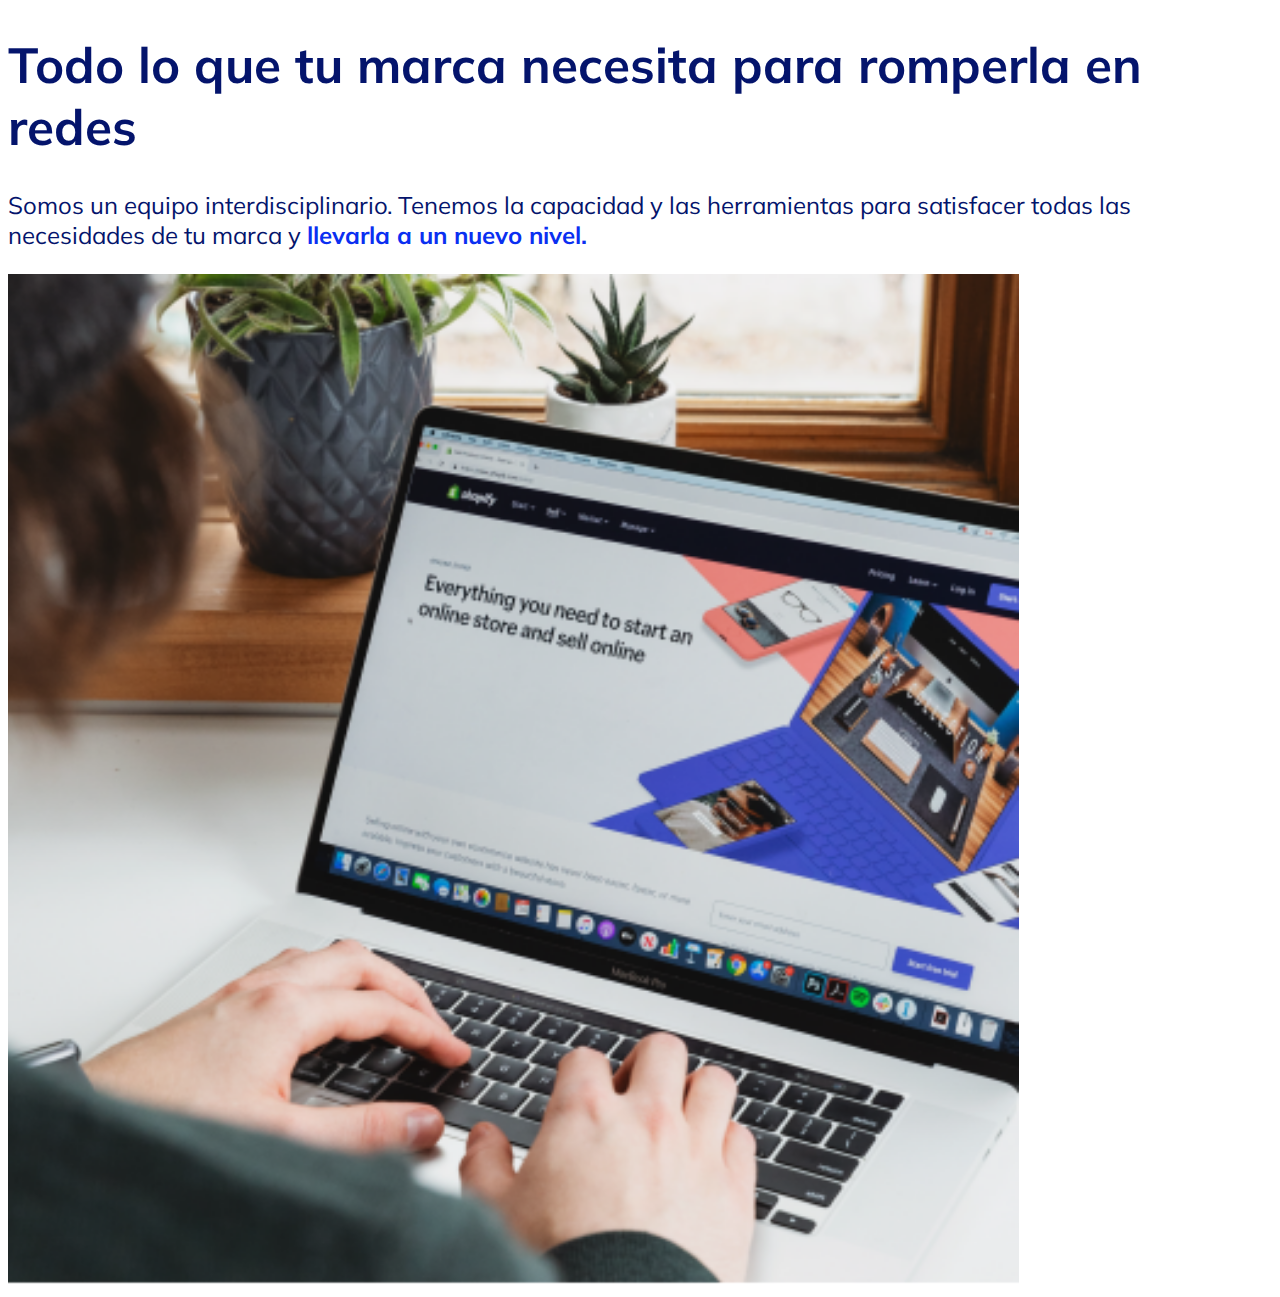
<file: M2/Ejercicio 2/index.html>
<!DOCTYPE html>
<html lang="en">
<head>
    <meta charset="UTF-8">
    <meta name="viewport" content="width=device-width, initial-scale=1.0">
    <title>Ejercicio 2</title>

    <link href="https://cdn.jsdelivr.net/npm/bootstrap@5.3.0/dist/css/bootstrap.min.css" rel="stylesheet" integrity="sha384-9ndCyUaIbzAi2FUVXJi0CjmCapSmO7SnpJef0486qhLnuZ2cdeRhO02iuK6FUUVM" crossorigin="anonymous">
    <link rel="stylesheet" href="./css/estilos.css">
</head>
<body>
        
    <main class="container">
        <div class="row">
            <div class="col-md-7 mulish my-fw-regular my-text-color-primary d-flex flex-column justify-content-center align-items-center">
                <h1 class="fw-bold my-fs-37">Todo lo que tu marca necesita para romperla en redes</h1>
                <p class="my-fs-18">Somos un equipo interdisciplinario. Tenemos la capacidad y las herramientas para satisfacer todas las necesidades de tu marca y <span class="my-fw-bold my-text-color-secondary">llevarla a un nuevo nivel.</span></p>
            </div>
            <div class="col-md-5 d-flex justify-content-center align-items-center">
                <img class="my-image-responsive" src="./images/foto-compu.png" alt="foto-compu">
            </div>
        </div>
        
    </main>

    <script src="https://cdn.jsdelivr.net/npm/bootstrap@5.3.0/dist/js/bootstrap.bundle.min.js" integrity="sha384-geWF76RCwLtnZ8qwWowPQNguL3RmwHVBC9FhGdlKrxdiJJigb/j/68SIy3Te4Bkz" crossorigin="anonymous"></script>
</body>
</html>
</file>
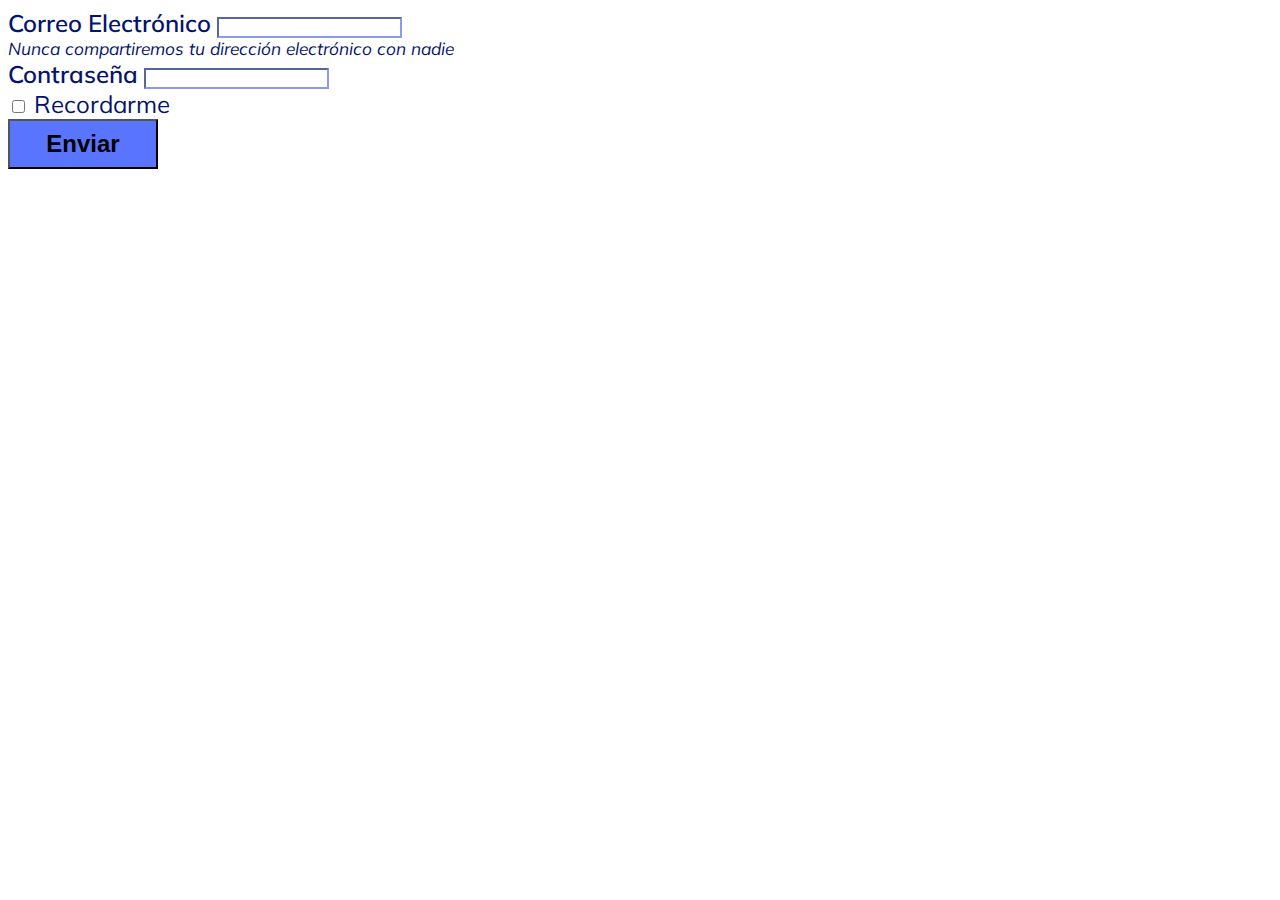
<file: M3/Ejercicio 1/index.html>
<!DOCTYPE html>
<html lang="en">
<head>
    <meta charset="UTF-8">
    <meta name="viewport" content="width=device-width, initial-scale=1.0">    
    <title>Ejercicio 1</title>

    <link href="https://cdn.jsdelivr.net/npm/bootstrap@5.3.0/dist/css/bootstrap.min.css" rel="stylesheet" integrity="sha384-9ndCyUaIbzAi2FUVXJi0CjmCapSmO7SnpJef0486qhLnuZ2cdeRhO02iuK6FUUVM" crossorigin="anonymous">
    <link rel="stylesheet" href="./css/estilos.css">
</head>
<body>
    <main>
        <div class="container-fluid p-4">         
            <form class="col-sm-8 col-lg-6 py-3 m-auto mulish my-fw-regular my-fs-18 my-text-color">
                <div class="mb-3">
                    <label for="email" class="form-label my-fw-semibold">Correo Electrónico</label>
                    <input type="email" class="form-control my-border-color" id="email" aria-describedby="emailHelp">
                    <div id="emailHelp" class="form-text italic my-fs-13">Nunca compartiremos tu dirección electrónico con nadie</div>
                </div>
    
                <div class="mb-3">
                    <label for="password" class="form-label my-fw-semibold">Contraseña</label>
                    <input type="password" class="form-control my-border-color" id="password">
                </div>
    
                <div class="mb-3 form-check">
                    <input type="checkbox" class="form-check-input" id="rememberme">
                    <label class="form-check-label" for="rememberme">Recordarme</label>
                </div>
    
                <button type="submit" class="btn btn-primary text-white my-button my-fw-bold my-fs-18">Enviar</button>
            </form>
        </div>
        
    </main>

    <script src="https://cdn.jsdelivr.net/npm/bootstrap@5.3.0/dist/js/bootstrap.bundle.min.js" integrity="sha384-geWF76RCwLtnZ8qwWowPQNguL3RmwHVBC9FhGdlKrxdiJJigb/j/68SIy3Te4Bkz" crossorigin="anonymous"></script>
</body>
</html>
</file>
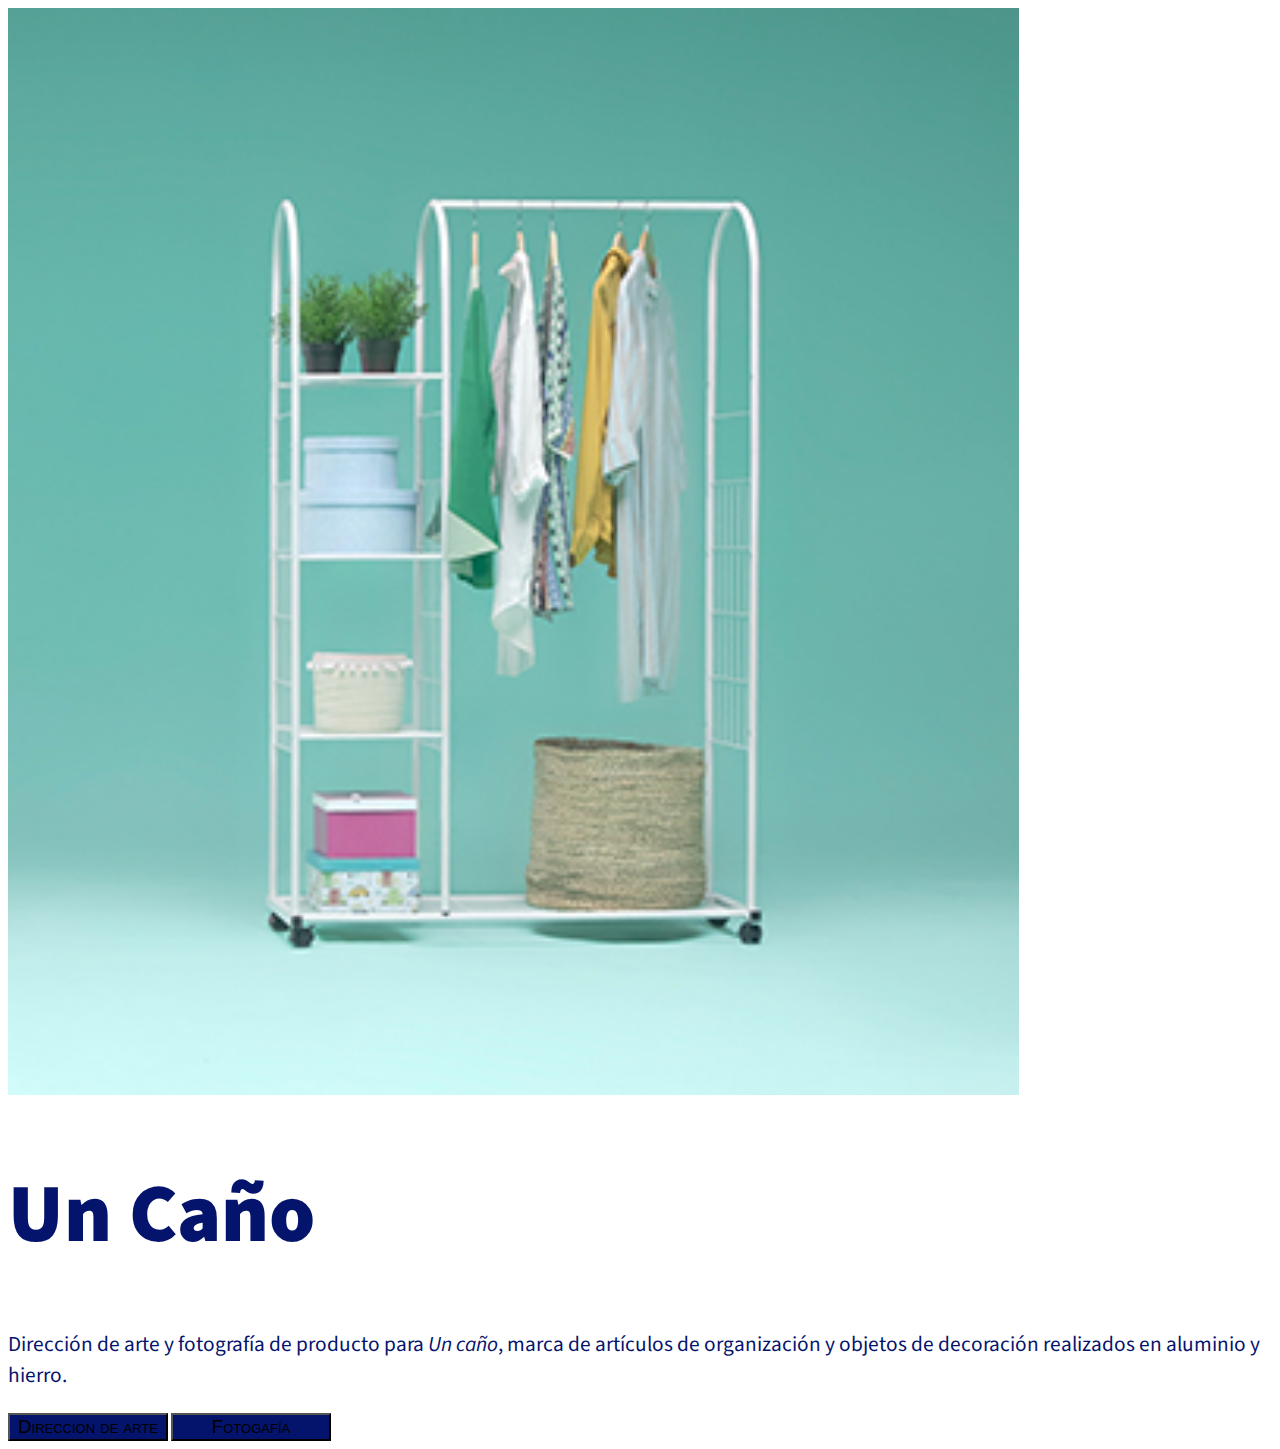
<file: M3/Ejercicio 2/index.html>
<!DOCTYPE html>
<html lang="en">
<head>
    <meta charset="UTF-8">
    <meta name="viewport" content="width=device-width, initial-scale=1.0">    
    <title>Ejercicio 2</title>

    <link href="https://cdn.jsdelivr.net/npm/bootstrap@5.3.0/dist/css/bootstrap.min.css" rel="stylesheet" integrity="sha384-9ndCyUaIbzAi2FUVXJi0CjmCapSmO7SnpJef0486qhLnuZ2cdeRhO02iuK6FUUVM" crossorigin="anonymous">
    <link rel="stylesheet" href="./css/estilos.css">
</head>
<body>
    <main class="container font-source-sans my-fw-regular my-text-color">
        <div class="row">
            <div class="col-md-5 d-flex justify-content-center align-items-center">
                <img class="my-image" src="./images/uncanio.jpg" alt="foto">
            </div>

            <div class="col-md-7 d-flex flex-column justify-content-center align-items-center align-items-md-start">
                <h1 class="my-fw-black my-fs-62">Un Caño</h1>
                <p class="my-fs-16">Dirección de arte y fotografía de producto para <span class="italic">Un caño</span>, marca de 
                artículos de organización y objetos de decoración realizados en aluminio y hierro.</p>
                <div>
                    <button class="btn btn-primary rounded-0 my-button text-white font-variant-versalitas my-fs-14 me-4">Direccion de arte</button>
                    <button class="btn btn-primary rounded-0 my-button text-white font-variant-versalitas my-fs-14">Fotogafía</button>
                </div>
            </div>
        </div>

    </main>

    <script src="https://cdn.jsdelivr.net/npm/bootstrap@5.3.0/dist/js/bootstrap.bundle.min.js" integrity="sha384-geWF76RCwLtnZ8qwWowPQNguL3RmwHVBC9FhGdlKrxdiJJigb/j/68SIy3Te4Bkz" crossorigin="anonymous"></script>
</body>
</html>
</file>
<file: M2/Ejercicio 2/css/estilos.css>
@import url('https://fonts.googleapis.com/css2?family=Mulish:wght@400;700&display=swap');

:root{
    /*ffont weight*/
    --fw-regular:400;
    --fw-bold:700;

    /*font size*/
    --fs-18:18pt;
    --fs-37:37pt;
    
    /*colors*/
    --clr-primary:#04146c;
    --clr-secondary:#0a2ff1;

    --font-mulish:'Mulish', sans-serif;
}

.mulish{
    font-family: var(--font-mulish);
}

/*font weight*/
.my-fw-regular{
    font-weight: var(--fw-regular);
}

.my-fw-bold{
    font-weight: var(--fw-bold);
}

/*text color*/
.my-text-color-primary{
    color: var(--clr-primary);
}

.my-text-color-secondary{
    color: var(--clr-secondary);
}

/*border color*/
.border-color-secondary, .border-color-secondary:hover{
    border:2px solid #0a2ff1;
    border-radius: 0;
}

/*font size*/
.my-fs-18{
    font-size: var(--fs-18);
}

.my-fs-37{
    font-size: var(--fs-37);
}


.my-image-responsive{
    width: 80%;
}

@media (max-width: 768px) {
    .my-image-responsive{
        width: 100%;
    }
}
</file>
<file: M3/Ejercicio 1/css/estilos.css>
@import url('https://fonts.googleapis.com/css2?family=Mulish:ital,wght@0,400;0,600;0,700;1,400&display=swap');

:root{
    /*ffont weight*/
    --fw-regular:400;
    --fw-semibold:600;
    --fw-bold:700;
        
    /*font size*/
    --fs-13:13pt;
    --fs-18:18pt;
    
    --style-italic:italic;

    /*colors*/
    --clr-text:#04146c;
    --clr-background:#5974ff;
    --clr-border:#8a9af1;

    --font-mulish:'Mulish', sans-serif;
}

.mulish{
    font-family: var(--font-mulish);
}

/*font weight*/
.my-fw-regular{
    font-weight: var(--fw-regular);
}

.my-fw-semibold{
    font-weight: var(--fw-semibold);
}

.my-fw-bold{
    font-weight: var(--fw-bold);
}

.italic{
    font-style: var(--style-italic);
}

/*text color*/
.my-text-color{
    color: var(--clr-text);
}

/*border color*/
.my-border-color{
    border-color: var(--clr-border);
}

/*font size*/
.my-fs-18{
    font-size: var(--fs-18);
}

.my-fs-13{
    font-size: var(--fs-13);
}

/*button*/
.my-button, .my-button:hover{
    width: 150px;
    height: 50px;
    background-color:var(--clr-background);
}

input{
    border-color: var(--clr-border);
}
</file>
<file: M3/Ejercicio 2/css/estilos.css>
@import url('https://fonts.googleapis.com/css2?family=Source+Sans+3:ital,wght@0,400;0,900;1,400&display=swap');

:root{
    /*font weight*/
    --fw-regular:400;    
    --fw-black:900;
        
    /*font size*/
    --fs-14:14pt;
    --fs-16:16pt;
    --fs-62:62pt;
    
    --style-italic:italic;
    --font-variant-versalitas:small-caps;

    /*colors*/
    --clr-primary:#04146c;
        
    --font-source-sans: 'Source Sans 3', sans-serif;
}

.font-source-sans{
    font-family: var(--font-source-sans);
}

/*font weight*/
.my-fw-regular{
    font-weight: var(--fw-regular);
}

.my-fw-black{
    font-weight: var(--fw-black);
}

.italic{
    font-style: var(--style-italic);
}

.font-variant-versalitas{
    font-variant:var(--font-variant-versalitas);
}

/*text color*/
.my-text-color{
    color: var(--clr-primary);
}

/*font size*/
.my-fs-14{
    font-size: var(--fs-14);
}

.my-fs-16{
    font-size: var(--fs-16);
}

.my-fs-62{
    font-size: var(--fs-62);
}

/*button*/
.my-button, .my-button:hover{
    width: 160px;    
    background-color:var(--clr-primary);
}

.my-image{
    width: 80%;
}

@media (width <768px) {
    .my-image{
        width: 100%;
    }
}
</file>
